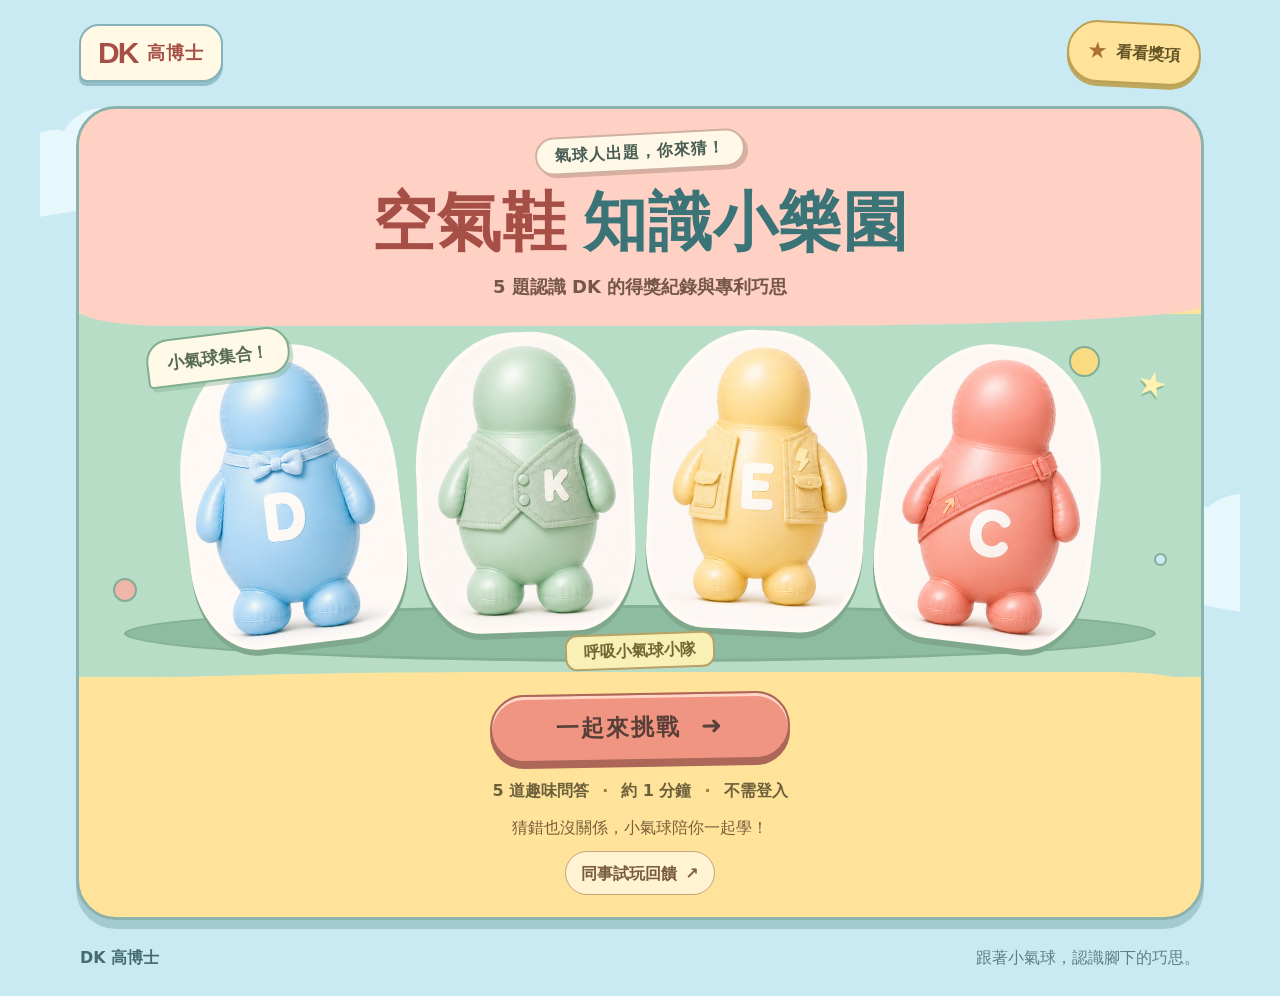
<file: index.html>
<!doctype html>
<html lang="zh-Hant">
<head>
  <meta charset="utf-8">
  <meta name="viewport" content="width=device-width, initial-scale=1">
  <meta name="color-scheme" content="light">
  <meta name="theme-color" content="#e5f5f6">
  <meta name="description" content="跟呼吸小氣球一起挑戰 5 題空氣鞋冷知識，認識 DK 高博士的得獎紀錄與底台巧思。">
  <title>跟呼吸小氣球，挑戰空氣鞋冷知識｜DK 高博士</title>
  <link rel="stylesheet" href="styles.css">
  <link rel="stylesheet" href="reactions.css">
  <script src="questions.js" defer></script>
  <script src="app.js" defer></script>
</head>
<body>
  <div class="quiz-shell" id="quiz-shell">
    <div class="sky-cloud cloud-left" aria-hidden="true"></div>
    <div class="sky-cloud cloud-right" aria-hidden="true"></div>
    <header class="site-header">
      <a class="brand" href="https://www.dk-shoes.com.tw/page/AirShoes" target="_blank" rel="noopener noreferrer" aria-label="DK 高博士空氣鞋介紹，另開視窗"><strong>DK</strong><span>高博士</span></a>
      <button class="text-button awards-trigger" type="button" data-open-awards><span aria-hidden="true">★</span> 看看獎項</button>
    </header>

    <main id="main-content">
      <section class="screen home-screen" id="home-screen" aria-labelledby="home-title">
        <div class="hero-copy">
          <p class="eyebrow">氣球人出題，你來猜！</p>
          <h1 id="home-title" tabindex="-1"><span class="title-top">空氣鞋</span><span class="title-bottom">知識小樂園</span></h1>
          <p class="hero-description">5 題認識 DK 的得獎紀錄與專利巧思</p>
        </div>
        <div class="hero-art" aria-label="D、K、E、C 呼吸小氣球小隊">
          <div class="hero-speech">小氣球集合！</div>
          <div class="stage-ground" aria-hidden="true"></div>
          <span class="play-dot dot-one" aria-hidden="true"></span>
          <span class="play-dot dot-two" aria-hidden="true"></span>
          <span class="play-dot dot-three" aria-hidden="true"></span>
          <span class="art-star" aria-hidden="true">★</span>
          <div class="crew">
            <div class="crew-member crew-d"><div class="mascot mascot-d"><img src="assets/mascot-d.png" alt="藍色 D 氣球人" width="1672" height="941" draggable="false"></div></div>
            <div class="crew-member crew-k"><div class="mascot mascot-k"><img src="assets/mascot-k.png" alt="綠色 K 氣球人" width="1692" height="929" draggable="false"></div></div>
            <div class="crew-member crew-e"><div class="mascot mascot-e"><img src="assets/mascot-e.png" alt="黃色 E 氣球人" width="1693" height="929" draggable="false"></div></div>
            <div class="crew-member crew-c"><div class="mascot mascot-c"><img src="assets/mascot-c.png" alt="珊瑚色 C 氣球人" width="1649" height="954" draggable="false"></div></div>
          </div>
          <p class="crew-caption">呼吸小氣球小隊</p>
        </div>
        <div class="hero-actions">
          <button class="button button-primary start-button" id="start-button" type="button">一起來挑戰 <span aria-hidden="true">➜</span></button>
          <div class="game-facts" aria-label="共 5 題，約 1 分鐘，不需登入"><span>5 道趣味問答</span><span>約 1 分鐘</span><span>不需登入</span></div>
        </div>
        <div class="home-bottom"><p>猜錯也沒關係，小氣球陪你一起學！</p><a class="colleague-feedback-link" href="feedback.html" target="_blank" rel="noopener">同事試玩回饋 <span aria-hidden="true">↗</span><span class="sr-only">，另開分頁</span></a></div>
      </section>

      <section class="screen question-screen" id="question-screen" aria-labelledby="question-title" hidden>
        <div class="quiz-status"><span id="question-counter">第 1 / 5 題</span><span id="score-counter">已答對 0 題</span></div>
        <div class="progress-track" role="progressbar" id="progress-bar" aria-label="答題進度" aria-valuemin="0" aria-valuemax="5" aria-valuenow="0"><div id="progress-fill"></div></div>
        <div class="question-layout">
          <aside class="host-stage" aria-label="本題主持人">
            <div class="host-speech" id="host-speech"></div>
            <div class="host-figure"><div class="mascot" id="host-mascot"><img id="host-image" src="assets/mascot-k.png" alt="K 氣球人" draggable="false"></div></div>
            <p class="host-name" id="host-name">K 小氣球</p>
          </aside>
          <div class="question-content">
            <p class="eyebrow question-category" id="question-category"></p>
            <h2 class="question-title" id="question-title" tabindex="-1"></h2>
            <p class="choose-hint" id="choose-hint">選一個答案，看看你猜對了沒。</p>
            <div class="answer-list" id="answer-list" role="group" aria-labelledby="question-title"></div>
            <div id="answer-feedback" class="answer-feedback" aria-live="polite" aria-atomic="true"></div>
            <div class="next-row"><button class="button button-primary" id="next-button" type="button" hidden>下一題 <span aria-hidden="true">→</span></button></div>
          </div>
        </div>
      </section>

      <section class="screen result-screen" id="result-screen" aria-labelledby="result-title" hidden>
        <p class="eyebrow result-eyebrow">挑戰完成 · 每一步都更懂 DK</p>
        <h2 id="result-title" tabindex="-1"></h2>
        <p class="result-intro" id="result-intro"></p>
        <div class="result-center">
          <div class="result-character"><div class="mascot mascot-d"><img src="assets/mascot-d.png" alt="D 小氣球陪你完成挑戰" width="1672" height="941" draggable="false"></div></div>
          <div class="score-medallion"><span class="score-label">本次成績</span><p><strong id="final-score">100</strong><span>分</span></p><span id="result-count">答對 5 / 5 題</span></div>
          <div class="result-character"><div class="mascot mascot-k"><img src="assets/mascot-k.png" alt="K 小氣球為你鼓勵" width="1692" height="929" draggable="false"></div></div>
        </div>
        <div class="result-actions"><a class="button button-primary" href="https://www.dk-shoes.com.tw/v2/GameModule/40931/gpc001/2026070241306" target="_blank" rel="noopener noreferrer" aria-describedby="official-activity-note">領取優惠券 <span aria-hidden="true">↗</span><span class="sr-only">，另開分頁</span></a><button class="button button-outline" id="restart-button" type="button">重新挑戰 <span aria-hidden="true">↻</span></button></div>
        <p class="official-activity-note" id="official-activity-note">官網活動需登入會員。</p>
        <button class="text-button review-toggle" id="review-toggle" type="button" aria-expanded="false" aria-controls="review-panel">看看 5 題重點 <span aria-hidden="true">＋</span></button>
        <p class="result-feedback-entry"><a class="colleague-feedback-link" href="feedback.html" target="_blank" rel="noopener">同事試玩回饋 <span aria-hidden="true">↗</span><span class="sr-only">，另開分頁</span></a></p>
        <section class="review-panel" id="review-panel" hidden aria-labelledby="review-title"><h3 id="review-title">把這 5 個小知識帶走</h3><ol class="review-list" id="review-list"></ol></section>
      </section>
    </main>
    <footer class="site-footer"><span>DK 高博士</span><span>跟著小氣球，認識腳下的巧思。</span></footer>
  </div>

  <dialog id="awards-dialog" class="awards-dialog" aria-labelledby="awards-title">
    <div class="dialog-header"><div><p class="eyebrow">DK 高博士</p><h2 id="awards-title">得獎與專利紀錄</h2></div><button class="dialog-close" id="close-awards" type="button" aria-label="關閉得獎與專利紀錄">×</button></div>
    <div class="dialog-body"><img src="assets/awards.png" alt="DK 空氣鞋得獎與專利紀錄圖卡，包含 KIDE 大會鉑金獎與金牌，以及 IIIC 鞋底透氣結構改良金牌。" width="1280" height="2263" loading="lazy" decoding="async"><p class="image-caption">DK 高博士品牌資料圖卡</p></div>
  </dialog>
  <noscript><p class="noscript">請啟用 JavaScript，即可開始氣球人問答遊戲。</p></noscript>
</body>
</html>
</file>
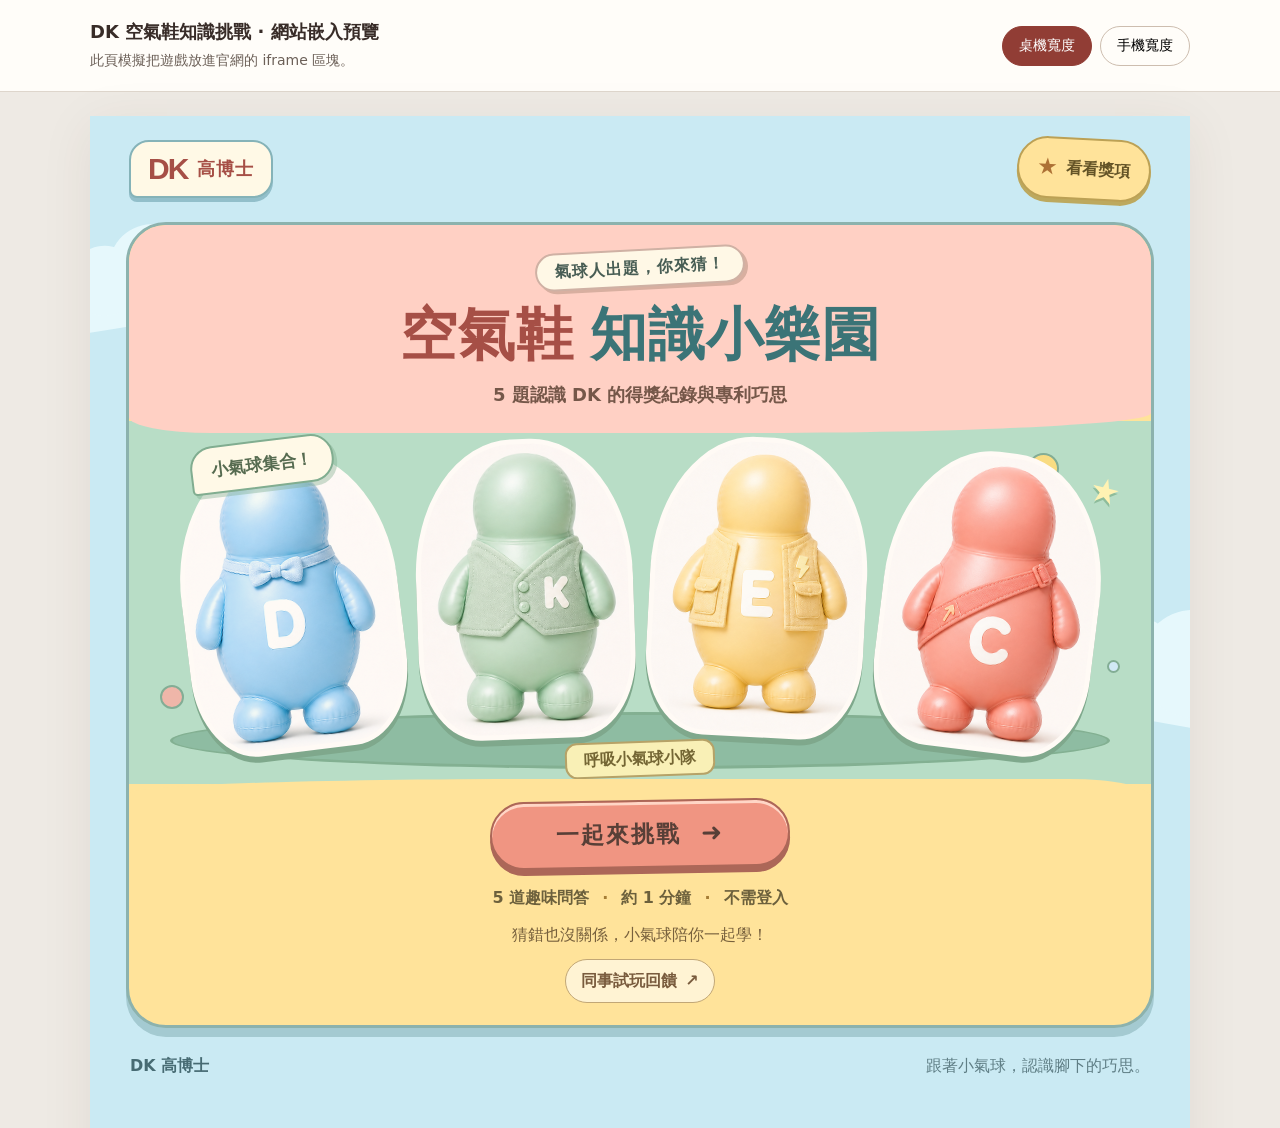
<file: embed-example.html>
<!doctype html>
<html lang="zh-Hant">
<head>
  <meta charset="utf-8">
  <meta name="viewport" content="width=device-width,initial-scale=1">
  <title>DK 空氣鞋知識挑戰｜網站嵌入預覽</title>
  <style>
    *{box-sizing:border-box}body{margin:0;background:#eeeae4;color:#382c28;font-family:system-ui,"Microsoft JhengHei",sans-serif}header{padding:20px 24px;background:#fffdf9;border-bottom:1px solid #ded6cc}header div{max-width:1100px;margin:auto;display:flex;align-items:center;justify-content:space-between;gap:16px;flex-wrap:wrap}h1{font-size:18px;margin:0 0 5px}p{font-size:14px;line-height:1.6;margin:0;color:#6c6058}nav{display:flex;gap:8px}button{font:inherit;font-size:14px;border:1px solid #cdbdaf;border-radius:999px;background:transparent;padding:10px 16px;cursor:pointer}button[aria-pressed=true]{background:#913d35;color:#fff;border-color:#913d35}button:focus-visible{outline:3px solid #e8b755;outline-offset:3px}.frame-wrap{max-width:1100px;margin:24px auto;transition:max-width .2s;background:#fffdf9;box-shadow:0 10px 50px #49332514}iframe{display:block;width:100%;height:1050px;border:0;background:#fffdf9}.frame-wrap.mobile{max-width:390px}@media(max-width:600px){header{padding:16px}.frame-wrap{margin:12px auto;width:100%}}@media(prefers-reduced-motion:reduce){.frame-wrap{transition:none}}
  </style>
</head>
<body>
  <header><div><section><h1>DK 空氣鞋知識挑戰 · 網站嵌入預覽</h1><p>此頁模擬把遊戲放進官網的 iframe 區塊。</p></section><nav aria-label="預覽寬度"><button type="button" id="wide" aria-pressed="true">桌機寬度</button><button type="button" id="narrow" aria-pressed="false">手機寬度</button></nav></div></header>
  <main class="frame-wrap" id="frame-wrap"><iframe id="dk-air-quiz" src="./index.html" title="DK 空氣鞋呼吸小氣球知識挑戰" loading="eager"></iframe></main>
  <script>
    const frame = document.getElementById('dk-air-quiz');
    const wrap = document.getElementById('frame-wrap');
    const wide = document.getElementById('wide');
    const narrow = document.getElementById('narrow');
    function resizeMode(mobile) { wrap.classList.toggle('mobile', mobile); wide.setAttribute('aria-pressed', String(!mobile)); narrow.setAttribute('aria-pressed', String(mobile)); }
    wide.addEventListener('click', () => resizeMode(false));
    narrow.addEventListener('click', () => resizeMode(true));
    window.addEventListener('message', (event) => {
      const expectedOrigin = new URL(frame.src, location.href).origin;
      if (event.source !== frame.contentWindow || event.origin !== expectedOrigin) return;
      if (event.data?.type === 'dk-air-quiz:navigate') {
        requestAnimationFrame(() => window.scrollTo({top: Math.max(0, window.scrollY + frame.getBoundingClientRect().top - 16), behavior: 'instant'}));
        return;
      }
      if (event.data?.type === 'dk-air-quiz:reveal') {
        const {top, bottom} = event.data;
        if (!Number.isFinite(top) || !Number.isFinite(bottom) || top < 0 || bottom < top || bottom > 5000) return;
        requestAnimationFrame(() => {
          const frameTop = frame.getBoundingClientRect().top;
          const delta = frameTop + bottom > innerHeight - 16 ? frameTop + bottom - innerHeight + 16 : frameTop + top < 16 ? frameTop + top - 16 : 0;
          if (delta) window.scrollBy({top: delta, behavior: matchMedia('(prefers-reduced-motion: reduce)').matches ? 'instant' : 'smooth'});
        });
        return;
      }
      if (event.data?.type !== 'dk-air-quiz:resize' || !Number.isFinite(event.data.height)) return;
      frame.style.height = Math.max(600, Math.min(2400, Math.ceil(event.data.height))) + 'px';
    });
  </script>
</body>
</html>
</file>
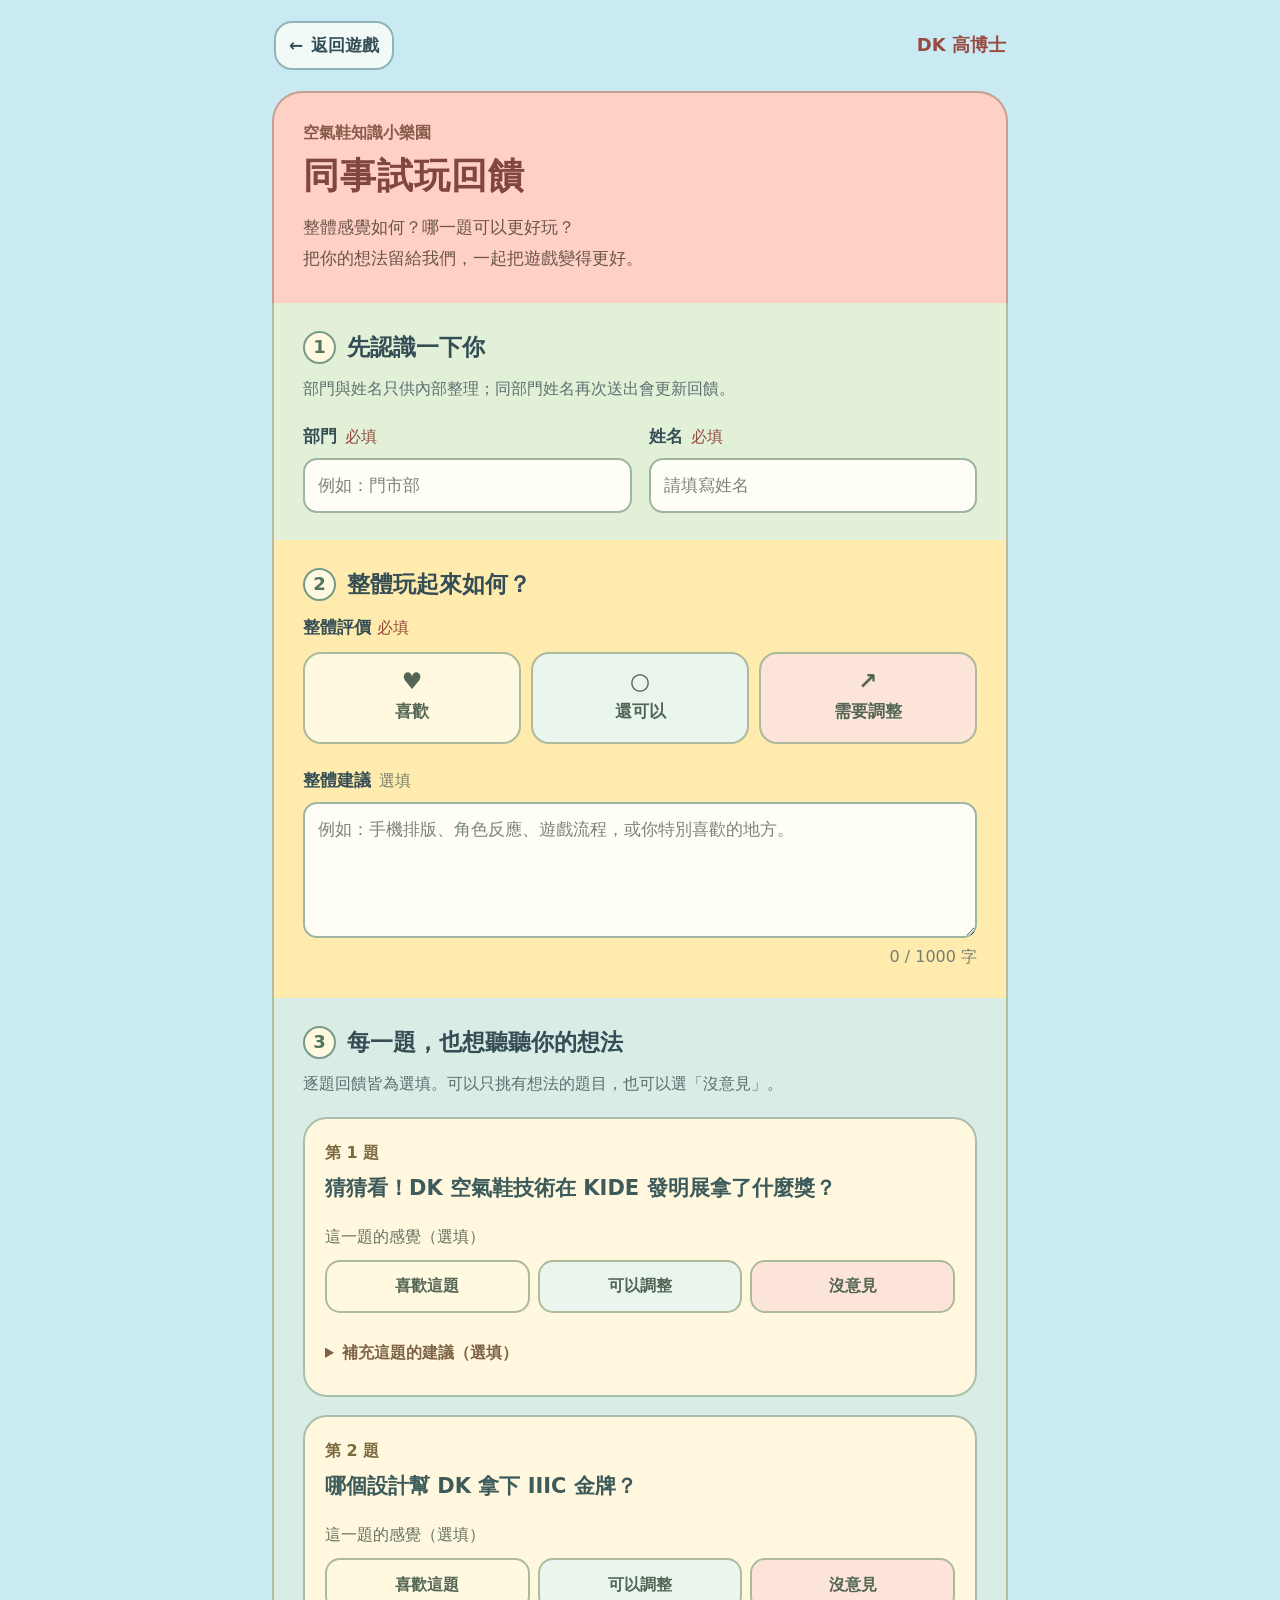
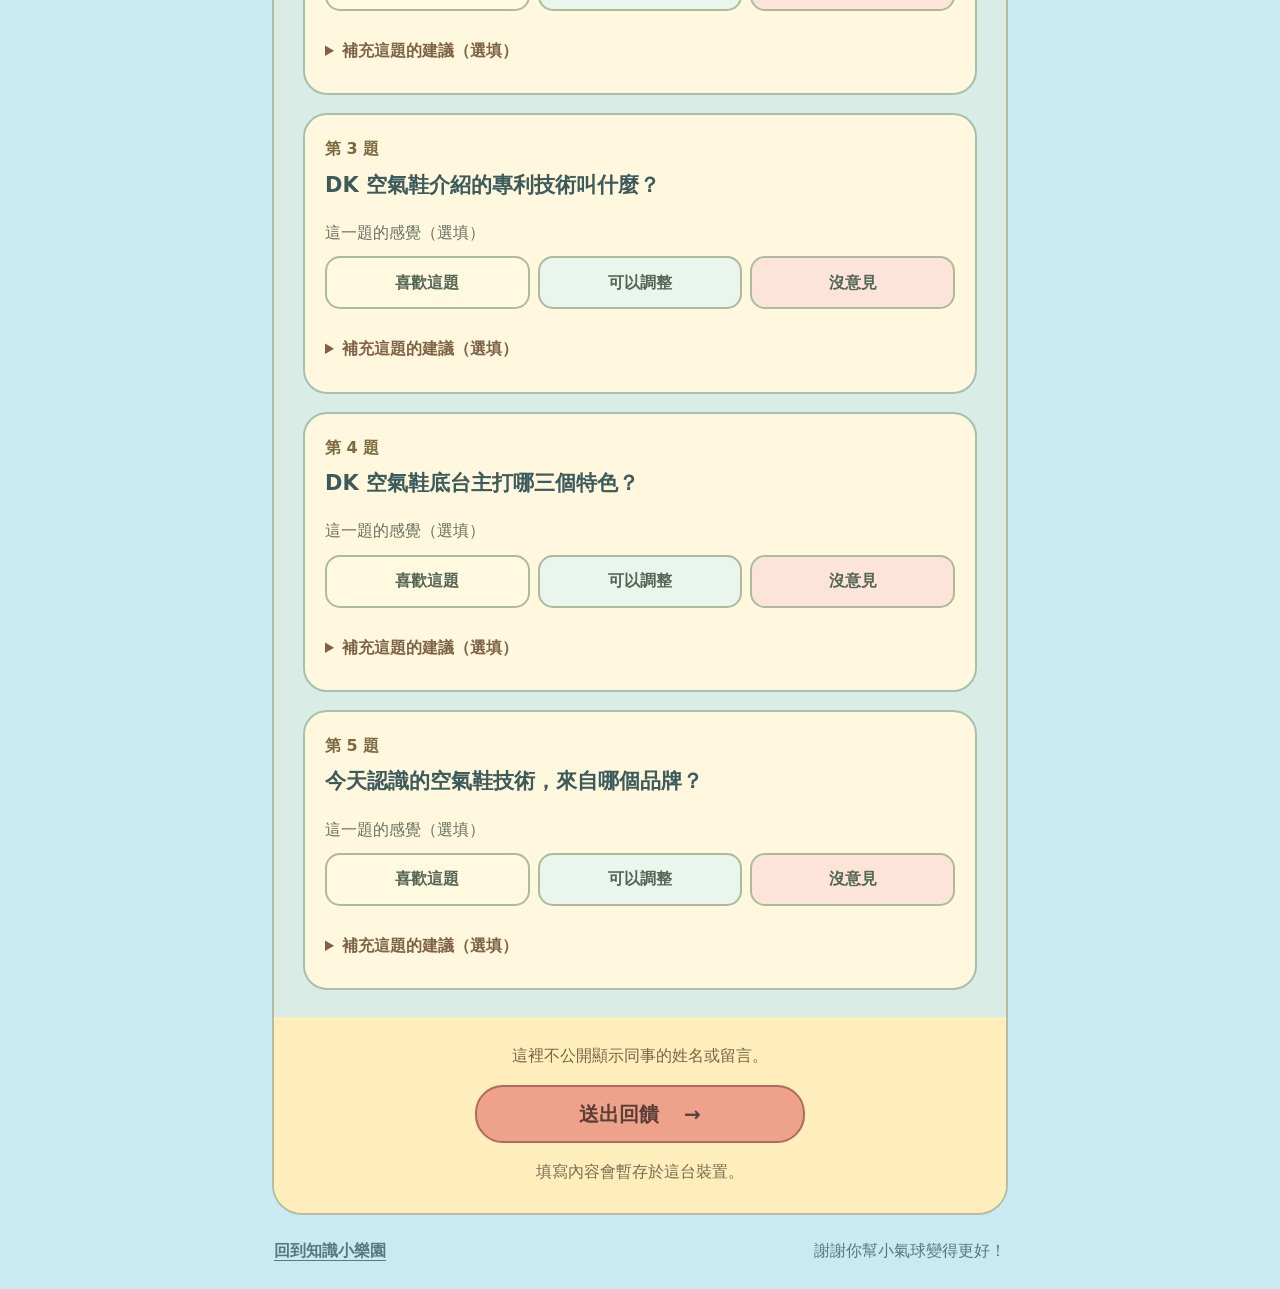
<file: feedback.html>
<!doctype html>
<html lang="zh-Hant">
<head>
  <meta charset="utf-8">
  <meta name="viewport" content="width=device-width, initial-scale=1">
  <meta name="color-scheme" content="light">
  <meta name="theme-color" content="#caeaf3">
  <meta name="robots" content="noindex, nofollow">
  <title>同事試玩回饋｜DK 空氣鞋知識小樂園</title>
  <link rel="stylesheet" href="feedback.css">
  <script src="questions.js" defer></script>
  <script src="feedback-config.js" defer></script>
  <script src="feedback.js" defer></script>
</head>
<body>
  <div class="feedback-shell" id="feedback-shell">
    <header class="page-header">
      <a class="back-link" href="index.html"><span aria-hidden="true">←</span> 返回遊戲</a>
      <span class="brand-name">DK 高博士</span>
    </header>

    <main>
      <div class="page-intro">
        <p class="intro-label">空氣鞋知識小樂園</p>
        <h1>同事試玩回饋</h1>
        <p class="intro-copy">整體感覺如何？哪一題可以更好玩？<br>把你的想法留給我們，一起把遊戲變得更好。</p>
      </div>

      <form id="feedback-form" class="feedback-form" method="post" action="feedback.html">
        <section class="form-section identity-section" aria-labelledby="identity-title">
          <div class="section-heading"><span class="section-number" aria-hidden="true">1</span><h2 id="identity-title">先認識一下你</h2></div>
          <p class="section-note">部門與姓名只供內部整理；同部門姓名再次送出會更新回饋。</p>
          <div class="identity-fields">
            <div class="field"><label for="dept">部門 <span class="required-tag">必填</span></label><input id="dept" name="dept" type="text" maxlength="40" autocomplete="organization" placeholder="例如：門市部" required></div>
            <div class="field"><label for="name">姓名 <span class="required-tag">必填</span></label><input id="name" name="name" type="text" maxlength="40" autocomplete="name" placeholder="請填寫姓名" required></div>
          </div>
        </section>

        <section class="form-section overall-section" aria-labelledby="overall-title">
          <div class="section-heading"><span class="section-number" aria-hidden="true">2</span><h2 id="overall-title">整體玩起來如何？</h2></div>
          <fieldset class="rating-fieldset"><legend>整體評價 <span class="required-tag">必填</span></legend>
            <div class="rating-options overall-options">
              <label class="rating-choice"><input type="radio" name="overall" value="喜歡" required><span><span class="choice-icon" aria-hidden="true">♥</span><span>喜歡</span></span></label>
              <label class="rating-choice"><input type="radio" name="overall" value="還可以" required><span><span class="choice-icon" aria-hidden="true">○</span><span>還可以</span></span></label>
              <label class="rating-choice"><input type="radio" name="overall" value="需要調整" required><span><span class="choice-icon" aria-hidden="true">↗</span><span>需要調整</span></span></label>
            </div>
          </fieldset>
          <div class="field overall-note-field"><label for="overall-note">整體建議 <span class="optional-tag">選填</span></label><textarea id="overall-note" name="overallNote" rows="4" maxlength="1000" placeholder="例如：手機排版、角色反應、遊戲流程，或你特別喜歡的地方。" aria-describedby="overall-note-count"></textarea><span class="character-count" id="overall-note-count">0 / 1000 字</span></div>
        </section>

        <section class="form-section questions-section" aria-labelledby="questions-title">
          <div class="section-heading"><span class="section-number" aria-hidden="true">3</span><h2 id="questions-title">每一題，也想聽聽你的想法</h2></div>
          <p class="section-note">逐題回饋皆為選填。可以只挑有想法的題目，也可以選「沒意見」。</p>
          <div id="question-feedback-list" class="question-feedback-list"></div>
        </section>

        <div class="submit-section">
          <p class="privacy-note">這裡不公開顯示同事的姓名或留言。</p>
          <p id="availability-note" class="availability-note" hidden></p>
          <button class="submit-button" id="submit-feedback" type="submit" disabled>送出回饋 <span aria-hidden="true">→</span></button>
          <p class="draft-note" id="draft-note">填寫內容會暫存於這台裝置。</p>
          <p class="submission-status" id="submission-status" role="status" aria-live="polite" tabindex="-1"></p>
        </div>
      </form>
      <noscript><p class="no-script">請啟用 JavaScript，才能顯示題目、保留草稿並送出回饋。</p></noscript>
    </main>
    <footer class="page-footer"><a href="index.html">回到知識小樂園</a><span>謝謝你幫小氣球變得更好！</span></footer>
  </div>
</body>
</html>
</file>
<file: styles.css>
:root{--paper:#fff8eb;--paper-light:#fffdf5;--sky:#caeaf3;--mint:#b8ddc6;--pink:#ffd0c4;--yellow:#ffe39a;--ink:#354e55;--muted:#536b6d;--red:#a64f46;--red-dark:#843f38;--line:#abc6c4;--gold:#bf7f2e;--green:#397052;--green-bg:#def0d1;--red-bg:#ffe0d8;--font:"Arial Rounded MT Bold","Microsoft JhengHei","PingFang TC",system-ui,sans-serif}
*{box-sizing:border-box}
html{background:var(--sky);scroll-behavior:smooth}
body{margin:0;background:var(--sky);color:var(--ink);font:500 16px/1.65 var(--font);-webkit-font-smoothing:antialiased}
button,a{-webkit-tap-highlight-color:transparent;touch-action:manipulation}
button{font:inherit;color:inherit;cursor:pointer}
button:disabled{cursor:default;opacity:1}
a{color:inherit}
button:focus-visible,a:focus-visible{outline:3px solid #2f677b;outline-offset:5px}
h1:focus,h2:focus{outline:none}
[hidden]{display:none!important}
img{display:block;max-width:100%}
h1,h2,h3,p{margin:0}
.quiz-shell{position:relative;isolation:isolate;width:min(1200px,100%);padding:0 36px;margin:0 auto;overflow:hidden}
.site-header{position:relative;z-index:3;display:flex;align-items:center;justify-content:space-between;gap:16px;padding:22px 3px}
.brand{display:inline-flex;align-items:center;gap:10px;text-decoration:none;color:var(--red);line-height:1;background:#fff9e6;border:2px solid #85b3b8;border-radius:20px 20px 20px 8px;padding:12px 17px;box-shadow:0 4px 0 #92bfca}
.brand strong{font-family:Arial,sans-serif;font-weight:900;font-size:30px;letter-spacing:-2px}
.brand>span{font-size:18px;font-weight:900;letter-spacing:1px}
.text-button{display:inline-flex;align-items:center;justify-content:center;gap:9px;padding:10px 0;background:none;border:0;text-decoration:none;font-weight:800;font-size:16px}
.awards-trigger{background:var(--yellow);border:2px solid #bca155;border-radius:40px;padding:10px 18px;box-shadow:0 4px 0 #bda95e;color:#635326;transform:rotate(3deg)}
.awards-trigger:hover{transform:rotate(0) translateY(-2px)}
.awards-trigger>span{color:#ad7135;font-size:23px}
.sky-cloud{position:absolute;z-index:-1;pointer-events:none;width:160px;height:50px;background:#eefcff;border-radius:100px;opacity:.8}
.sky-cloud:before,.sky-cloud:after{content:"";position:absolute;background:inherit;border-radius:50%;width:70px;height:70px;left:23px;top:-34px}
.sky-cloud:after{width:90px;height:90px;left:63px;top:-48px}
.cloud-left{left:-40px;top:160px;transform:rotate(-9deg)}
.cloud-right{right:-45px;top:550px;transform:rotate(10deg) scale(1.2)}
.home-screen{position:relative;border:3px solid #8cb2ad;border-radius:40px;background:var(--yellow);overflow:hidden;box-shadow:0 9px 0 #a4cad1}
.hero-copy{position:relative;text-align:center;padding:24px 22px 22px;background:var(--pink);border-radius:36px 36px 40% 8% / 36px 36px 20px 16px;z-index:2}
.eyebrow{font-size:16px;font-weight:900;letter-spacing:1px;color:var(--red)}
.hero-copy>.eyebrow{display:inline-block;color:#485d54;background:#fff8e6;border:2px solid #cfb1a4;border-radius:40px;padding:4px 18px;transform:rotate(-3deg);box-shadow:3px 3px 0 #d8afa0}
h1{display:flex;justify-content:center;align-items:center;gap:16px;flex-wrap:wrap;font-size:clamp(42px,5.2vw,64px);line-height:1.28;letter-spacing:1px;font-weight:1000;margin:11px 0 7px;color:#a64f46;-webkit-text-stroke:7px #fff8e6;paint-order:stroke fill;text-shadow:0 5px 0 #d7a897}
.title-top{display:inline-block;transform:rotate(-3deg)}
.title-bottom{display:inline-block;color:#3b7477;transform:rotate(2deg)}
.hero-description{font-size:18px;line-height:1.8;color:#755749;font-weight:700}
.hero-art{position:relative;min-width:0;height:363px;background:var(--mint);padding:12px 28px 15px;margin-top:-12px;isolation:isolate;overflow:hidden}
.stage-ground{position:absolute;left:4%;right:4%;height:57px;bottom:15px;background:#8ebca2;border:3px solid #83b092;border-radius:50%;z-index:0}
.hero-speech{position:absolute;top:19px;left:6%;z-index:3;color:#566b50;background:#fff9e7;border:2px solid #81ad90;border-radius:23px 23px 23px 5px;font-size:17px;font-weight:900;padding:8px 19px;transform:rotate(-7deg);box-shadow:3px 4px 0 #81ad9066}
.crew{position:relative;z-index:1;display:flex;align-items:flex-end;justify-content:center;gap:8px;max-width:890px;width:94%;height:100%;margin:auto;padding:13px 0 18px}
.crew-member{position:relative;width:calc(25% - 6px);min-width:0;background:#fffaf5;border:5px solid #fffaf5;border-radius:46% 46% 28% 28%;box-shadow:0 6px 0 #7fa88c;transform-origin:center 85%;animation:breathe 5s ease-in-out infinite;isolation:isolate;overflow:hidden}
.crew-d{transform:rotate(-7deg);animation-delay:-1s}
.crew-k{margin-bottom:12px;transform:rotate(-2deg);animation-delay:-2s}
.crew-e{margin-bottom:14px;transform:rotate(3deg);animation-delay:-3s}
.crew-c{transform:rotate(7deg);animation-delay:-4s}
.mascot{position:relative;width:100%;aspect-ratio:510 / 715;overflow:hidden;mix-blend-mode:darken}
.mascot img{position:absolute;max-width:none;width:327.843137%;height:auto;left:-15.686275%;top:-12.587413%;user-select:none;pointer-events:none}
.mascot-k img{width:331.764706%}.mascot-e img{width:331.960784%}.mascot-c img{width:323.333333%}
.crew-caption{position:absolute;z-index:3;bottom:7px;left:50%;transform:translateX(-50%) rotate(-2deg);border-radius:12px;background:#f9f0b6;border:2px solid #b6a267;padding:3px 17px;font-size:16px;white-space:nowrap;font-weight:900;color:#746634}
.play-dot{position:absolute;border:2px solid #83ad95;border-radius:50%;width:20px;height:20px;background:#f9dc82;z-index:0}
.dot-one{top:32px;right:9%;width:31px;height:31px}.dot-two{left:3%;bottom:75px;background:#efb6a9;width:24px;height:24px}.dot-three{right:3%;bottom:111px;width:13px;height:13px;background:#d1e9f5}
.art-star{position:absolute;top:42px;right:3%;color:#fff2b3;font-size:34px;transform:rotate(14deg);text-shadow:0 3px 0 #8ebc9b;z-index:2}
.hero-actions{position:relative;text-align:center;background:var(--yellow);padding:21px 20px 5px;border-radius:40% 8% 0 0 / 14px 18px 0 0;margin-top:-5px;z-index:3}
.button{display:inline-flex;align-items:center;justify-content:center;gap:20px;min-height:60px;border-radius:40px;padding:13px 27px;font-weight:900;font-size:18px;line-height:1.5;text-decoration:none;border:2px solid transparent;transition:transform .16s,box-shadow .16s,background .16s}
.button-primary{background:#f09582;color:#583f37;border-color:#ac6758;box-shadow:0 6px 0 #ac6758,inset 0 3px 0 #ffd6c6}
.button-primary:hover{background:#ffa38c;transform:translateY(-2px);box-shadow:0 8px 0 #ac6758,inset 0 3px 0 #ffddcb}
.button-primary:active{transform:translateY(4px);box-shadow:0 2px 0 #ac6758,inset 0 2px 0 #ffd6c6}
.button-primary>span[aria-hidden]{font-size:25px;font-weight:900}
.button-outline{background:#fff9e8;border-color:#759d9e;color:#426d70;box-shadow:0 5px 0 #8bb3b4}
.button-outline:hover{background:#e9faf6;transform:translateY(-2px);box-shadow:0 7px 0 #8bb3b4}
.start-button{min-width:300px;font-size:23px;min-height:68px;letter-spacing:2px;transform:rotate(-1deg)}
.game-facts{display:flex;justify-content:center;flex-wrap:wrap;column-gap:13px;row-gap:2px;font-size:16px;color:#6c603c;font-weight:700;margin:17px 0 0}
.game-facts>span:not(:last-child)::after{content:"·";margin-left:13px;color:#a57d35}
.home-bottom{padding:6px 18px 22px;text-align:center;font-size:16px;color:#78613d}
.site-footer{display:flex;align-items:center;justify-content:space-between;gap:16px;color:#5f7e85;font-size:16px;line-height:1.65;padding:25px 4px 24px}
.site-footer>span:first-child{font-weight:900;color:#476b73;white-space:nowrap}
.question-screen{background:#fce5a7;border:3px solid #a6b58d;border-radius:36px;box-shadow:0 8px 0 #aac9b1;padding:25px 28px 32px}
.quiz-status{display:flex;justify-content:space-between;align-items:center;gap:16px;color:#6d663f;font-size:16px;font-weight:800;margin-bottom:13px}
#question-counter{color:#4f6456;background:#fff8d8;border:2px solid #b7bc8c;padding:5px 15px;border-radius:18px;transform:rotate(-2deg)}
.progress-track{height:14px;background:#e3cf8e;border:2px solid #c4b274;border-radius:20px;overflow:hidden;box-shadow:inset 0 2px 2px #b39a5a26}
.progress-track>div{height:100%;width:0;background:#ef9982;border-right:2px solid #bd7965;border-radius:20px;transition:width .35s ease}
.question-layout{display:grid;grid-template-columns:minmax(240px,.82fr) minmax(0,1.25fr);gap:26px;margin-top:25px;align-items:start}
.host-stage{position:relative;display:flex;flex-direction:column;align-items:center;min-width:0;isolation:isolate;padding:20px 15px 19px;background:#b9dec8;border-radius:40px 40px 45% 45% / 40px 40px 26px 26px;border:2px solid #8fba9f;min-height:460px}
.host-stage::before{content:"";position:absolute;bottom:45px;left:8%;width:84%;height:40px;background:#84b79d;border-radius:50%;z-index:-1}
.host-speech{position:relative;background:#fff9de;border:2px solid #86aa8d;border-radius:24px 24px 24px 7px;padding:14px 17px;font-size:17px;font-weight:800;line-height:1.7;width:100%;max-width:300px;min-height:86px;box-shadow:3px 4px 0 #8fba9f;z-index:2;transform:rotate(-2deg)}
.host-speech::after{content:"";position:absolute;bottom:-9px;left:48%;width:16px;height:16px;background:inherit;border-right:2px solid #86aa8d;border-bottom:2px solid #86aa8d;transform:rotate(45deg)}
.host-figure{width:230px;max-width:92%;margin:24px 0 0;background:#fffaf5;border:5px solid #fffaf5;border-radius:46% 46% 28% 28%;box-shadow:0 4px 0 #7fa88c;animation:arrive .4s ease-out;isolation:isolate}
.host-figure>.mascot{border-radius:46% 46% 28% 28%}
.host-name{position:relative;z-index:2;font-size:16px;color:#536d4c;font-weight:900;letter-spacing:1px;margin-top:13px;background:#f8ecc2;border:2px solid #9fac79;border-radius:14px;padding:2px 16px;transform:rotate(2deg)}
.question-content{min-width:0;background:#fff6d4;border:2px solid #d8c58b;border-radius:28px;padding:25px 25px 26px}
.question-category{display:inline-block;font-size:16px;letter-spacing:0;color:#805d3e;margin-bottom:13px;background:#ffdfb3;padding:3px 12px;border-radius:12px;transform:rotate(-1deg)}
.question-title{font-size:clamp(24px,2.4vw,30px);line-height:1.55;letter-spacing:0;font-weight:900;color:#3d5759}
.choose-hint{font-size:16px;color:#786e4b;margin:14px 0 18px}
.answer-list{display:grid;gap:14px}
.answer-button{position:relative;display:flex;align-items:center;gap:13px;padding:12px 16px;min-height:68px;width:100%;background:#fffdf1;border:2px solid #adbdb0;border-radius:24px;text-align:left;font-size:18px;font-weight:800;line-height:1.6;box-shadow:0 4px 0 #adbdb0;transition:transform .16s,box-shadow .16s,background .16s}
.answer-button:not(:disabled):hover{background:#eaf6f2;transform:translateY(-2px);box-shadow:0 6px 0 #89a99e}
.answer-button:not(:disabled):active{transform:translateY(3px);box-shadow:0 1px 0 #89a99e}
.answer-letter{display:flex;align-items:center;justify-content:center;width:37px;height:37px;flex:0 0 37px;border:2px solid #e1bd66;border-radius:45% 47% 40% 43%;background:#ffe29a;font-size:18px;font-weight:900;color:#725a30;transform:rotate(-5deg)}
.answer-button:nth-child(2) .answer-letter{background:#c7e6f0;border-color:#8cb8c7;color:#436f7e;transform:rotate(5deg)}
.answer-button:nth-child(3) .answer-letter{background:#cde8c7;border-color:#9ebc90;color:#54734b;transform:rotate(-4deg)}
.answer-label{min-width:0;flex:1}.answer-mark{font-size:16px;white-space:nowrap;font-weight:900}
.answer-button.is-correct{border-color:#63956d;background:#d9eecb;color:#356142;box-shadow:0 4px 0 #63956d}
.answer-button.is-correct .answer-letter{background:#63956d;border-color:#63956d;color:white}
.answer-button.is-wrong{border-color:#be8172;background:#faddcc;color:#9e5143;box-shadow:0 4px 0 #be8172}
.answer-button.is-wrong .answer-letter{background:#bd7868;border-color:#bd7868;color:white}
.answer-button.is-muted{color:#7c806b;background:#f2edd9;border-color:#c4c6a6;box-shadow:0 4px 0 #c4c6a6}
.answer-feedback:not(:empty){margin-top:23px;background:#fff9e9;border-radius:23px;padding:15px;animation:arrive .25s ease-out}
.feedback-title{font-size:19px;font-weight:900;color:var(--red);margin-bottom:5px}
.feedback-explanation{color:#657169;font-size:16px;line-height:1.8}
.feedback-correct{color:var(--ink);font-weight:800;margin-bottom:5px;font-size:16px}
.next-row{display:flex;justify-content:flex-end;margin-top:23px}.next-row:has(button[hidden]){margin:0}#next-button{min-width:172px}
.result-screen{text-align:center;padding:31px 30px 30px;background:#ffd5c7;border:3px solid #c6978c;border-radius:38px;box-shadow:0 8px 0 #cfa99b}
.result-eyebrow{display:inline-block;color:#806345;background:#ffecaf;border:2px solid #c4ae6d;border-radius:15px;transform:rotate(-2deg);padding:4px 14px;margin-bottom:17px}
.result-screen h2{font-size:clamp(32px,3.6vw,48px);font-weight:1000;line-height:1.4;color:#a65a4b;letter-spacing:1px;-webkit-text-stroke:5px #fff6de;paint-order:stroke fill;text-shadow:0 4px 0 #d7a797}
.result-intro{font-size:17px;color:#795b4f;margin-top:13px}
.result-center{display:flex;justify-content:center;align-items:center;gap:20px;margin:27px auto 29px;max-width:750px;background:#c3e5d2;border:3px solid #9bc6aa;border-radius:45% 45% 28% 28% / 35px 35px 35px 35px;padding:24px 20px;position:relative}
.result-character{width:160px;flex:0 1 160px;min-width:0;background:#fffaf5;border:5px solid #fffaf5;border-radius:46% 46% 28% 28%;box-shadow:0 5px 0 #93bba0;isolation:isolate;overflow:hidden}
.result-character:first-child{transform:rotate(-9deg)}.result-character:last-child{transform:rotate(9deg)}
.score-medallion{border:4px solid #c39d4d;border-radius:45%;width:224px;height:224px;flex:0 0 224px;display:flex;flex-direction:column;justify-content:center;position:relative;background:#ffe59b;box-shadow:0 7px 0 #bd9f57,inset 0 0 0 7px #fff0bb;transform:rotate(-3deg)}
.score-medallion::before{content:"★";position:absolute;right:-19px;top:-18px;color:#e99b77;font-size:45px;-webkit-text-stroke:3px #fff8df;paint-order:stroke fill;text-shadow:0 3px 0 #a17c59;transform:rotate(13deg)}
.score-label{font-size:16px;font-weight:900;letter-spacing:2px;color:#836a32}
.score-medallion p{display:flex;justify-content:center;align-items:baseline;gap:6px;margin:-5px 0 -4px;color:#926038}
.score-medallion strong{font-size:82px;line-height:1.3;letter-spacing:-5px;font-family:var(--font);font-weight:1000}
.score-medallion p>span{font-size:18px;font-weight:900}#result-count{font-size:16px;color:#7c6939;font-weight:700}
.result-actions{display:flex;flex-wrap:wrap;gap:15px;justify-content:center}.review-toggle{margin-top:21px;color:#815a46}.review-toggle>span{font-size:23px;line-height:1}
.review-panel{text-align:left;max-width:790px;margin:20px auto 0;background:#fff0c8;border:2px solid #cdb479;border-radius:26px;padding:22px}
.review-panel h3{font-size:24px;margin-bottom:8px;color:#7b633f}.review-list{list-style:none;counter-reset:review;padding:0;margin:0}
.review-list>li{counter-increment:review;display:grid;grid-template-columns:32px 1fr;gap:13px;padding:16px 0;border-bottom:2px dashed #d4c18d;font-size:16px;color:#756b4e}.review-list>li:last-child{border:0;padding-bottom:0}
.review-list>li::before{content:counter(review);font-size:18px;color:#7c673b;font-weight:900;background:#f8d888;border:2px solid #c4ae69;border-radius:50%;width:30px;height:30px;display:flex;align-items:center;justify-content:center}
.review-item-title{font-size:18px;font-weight:900;color:#53685c;margin-bottom:4px}.review-result{display:inline-block;margin-top:5px;color:#95704d;font-size:16px;font-weight:800}
.awards-dialog{width:min(760px,calc(100% - 32px));max-height:86vh;max-height:86dvh;padding:0;border:3px solid #b79e6c;border-radius:29px;background:#fff0bd;color:var(--ink);box-shadow:0 10px 0 #877d5e55,0 25px 80px #354e5566;overflow:auto}
.awards-dialog::backdrop{background:#254e6699}.dialog-header{position:sticky;top:0;z-index:2;display:flex;align-items:center;justify-content:space-between;gap:16px;padding:18px 23px;background:#ffe5a0;border-bottom:3px solid #d1b77c}.dialog-header .eyebrow{font-size:16px;margin-bottom:2px;color:#937044}.dialog-header h2{font-size:25px;line-height:1.5;color:#6e6540}
.dialog-close{display:flex;align-items:center;justify-content:center;border:2px solid #b67e64;border-radius:50%;background:#f6b19a;width:44px;height:44px;flex:0 0 44px;font-size:30px;line-height:1;box-shadow:0 3px 0 #b67e64}.dialog-close:hover{background:#ffd0b6}.dialog-body{padding:20px}.dialog-body img{width:100%;height:auto;border-radius:10px}.image-caption{font-size:16px;color:#877451;text-align:center;margin:13px 0 0}
.sr-only{position:absolute;width:1px;height:1px;padding:0;margin:-1px;overflow:hidden;clip:rect(0,0,0,0);white-space:nowrap;border:0}.noscript{padding:18px;text-align:center;background:#ffe2a6;color:var(--red)}
@keyframes breathe{0%,100%{translate:0 0}50%{translate:0 -7px}}
@keyframes arrive{from{opacity:0;transform:translateY(8px)}to{opacity:1;transform:translateY(0)}}
@media(max-width:950px){.quiz-shell{padding:0 25px}.hero-art{height:310px}.crew{width:96%;padding-bottom:22px}.hero-speech{top:21px;font-size:16px}.question-screen{padding:23px 21px 28px}.question-layout{grid-template-columns:minmax(210px,.75fr) minmax(0,1.25fr);gap:19px}.host-stage{padding:16px 11px;min-height:410px}.host-speech{padding:13px;font-size:16px}.host-figure{width:210px}.question-content{padding:21px 19px}.question-title{font-size:25px}.answer-button{font-size:17px;padding:12px}.answer-mark{font-size:16px}.result-center{gap:16px}}
@media(max-width:700px){.quiz-shell{padding:0 15px}.site-header{padding:16px 1px 19px;gap:12px}.brand{padding:10px 12px;gap:8px;border-radius:17px 17px 17px 7px}.brand strong{font-size:28px}.brand>span{font-size:16px}.awards-trigger{padding:7px 12px;font-size:16px;gap:6px}.awards-trigger>span{font-size:20px}.home-screen{border-radius:29px}.hero-copy{padding:18px 12px 17px;border-radius:25px 25px 36% 8% / 25px 25px 13px 12px}.hero-copy>.eyebrow{font-size:16px;padding:3px 13px;letter-spacing:0}h1{font-size:clamp(34px,7.4vw,48px);gap:3px 9px;line-height:1.35;margin:10px 0 6px;-webkit-text-stroke:5px #fff8e6;letter-spacing:0}.hero-description{font-size:16px;line-height:1.75;max-width:310px;margin:auto}.hero-art{height:208px;padding:7px 8px 13px;margin-top:-7px}.crew{width:95%;gap:3px;padding:16px 0 25px}.crew-member{width:calc(25% - 2.25px);border-width:3px;box-shadow:0 4px 0 #7fa88c}.crew-k{margin-bottom:8px}.crew-e{margin-bottom:9px}.hero-speech{top:13px;left:7%;padding:3px 11px;font-size:16px;border-radius:14px 14px 14px 3px;box-shadow:2px 2px 0 #81ad9066}.crew-caption{font-size:16px;bottom:8px;padding:1px 10px;border-radius:9px}.stage-ground{bottom:17px;height:31px;border-width:2px}.dot-one{width:20px;height:20px;top:20px;right:14%}.dot-two{width:16px;height:16px;bottom:69px;left:2%}.dot-three{bottom:92px;right:2%;width:10px;height:10px}.art-star{font-size:22px;top:31px;right:5%}.hero-actions{padding:17px 13px 4px}.start-button{min-width:240px;min-height:61px;font-size:22px;padding:11px 22px}.game-facts{font-size:16px;column-gap:9px;margin-top:16px}.game-facts>span:not(:last-child)::after{margin-left:9px}.home-bottom{font-size:16px;padding:5px 14px 19px}.site-footer{padding:22px 2px 21px;font-size:16px;gap:10px;align-items:flex-start}.site-footer>span:last-child{text-align:right;max-width:220px}.question-screen{border-radius:27px;padding:18px 14px 24px}.quiz-status{font-size:16px;gap:9px;margin-bottom:13px}#question-counter{padding:3px 10px;border-radius:12px}.progress-track{height:12px}.question-layout{display:flex;flex-direction:column;gap:18px;margin-top:19px}.host-stage{display:grid;grid-template-columns:104px 1fr;grid-template-rows:auto;align-items:center;gap:0 12px;width:100%;padding:13px 13px 13px 10px;border-radius:26px;min-height:0}.host-stage::before{width:100px;left:10px;bottom:11px;height:19px}.host-figure{grid-column:1;grid-row:1;width:104px;max-width:100%;margin:0;border-width:3px}.host-speech{grid-column:2;grid-row:1;max-width:none;min-height:0;font-size:16px;padding:11px 12px;border-radius:19px 19px 19px 4px;box-shadow:2px 3px 0 #8fba9f}.host-speech::after{left:-8px;bottom:auto;top:calc(50% - 8px);border-bottom:2px solid #86aa8d;border-left:2px solid #86aa8d;border-right:0;transform:rotate(45deg)}.host-name{display:none}.question-content{padding:18px 15px 22px;width:100%;border-radius:23px}.question-category{font-size:16px;padding:3px 9px;margin-bottom:12px}.question-title{font-size:24px;line-height:1.55}.choose-hint{font-size:16px;margin:13px 0 17px}.answer-list{gap:13px}.answer-button{font-size:17px;padding:12px 11px;gap:10px;min-height:66px;border-radius:22px}.answer-letter{width:32px;height:32px;flex-basis:32px;font-size:17px}.answer-mark{font-size:16px;white-space:normal;max-width:34px;line-height:1.3}.answer-feedback:not(:empty){margin-top:20px;padding:13px}.feedback-title{font-size:19px}.next-row{margin-top:21px}#next-button{width:100%;min-height:58px}.result-screen{padding:25px 14px 26px;border-radius:27px}.result-eyebrow{font-size:16px;padding:4px 10px;letter-spacing:0;max-width:100%}.result-screen h2{font-size:34px;letter-spacing:0;-webkit-text-stroke:4px #fff6de}.result-intro{font-size:16px;max-width:360px;margin:13px auto 0}.result-center{gap:6px;margin:23px auto 24px;padding:20px 8px;border-width:2px;border-radius:28px}.result-character{flex-basis:85px;width:85px;border-width:3px;box-shadow:0 3px 0 #93bba0}.score-medallion{width:162px;height:162px;flex-basis:162px;border-width:3px;box-shadow:0 5px 0 #bd9f57,inset 0 0 0 5px #fff0bb}.score-medallion strong{font-size:61px;letter-spacing:-3px}.score-label{font-size:16px;letter-spacing:0}.score-medallion p{margin:-3px 0 -3px}.score-medallion::before{right:-14px;top:-18px;font-size:33px}#result-count{font-size:16px}.result-actions{gap:14px}.result-actions .button{font-size:17px;gap:13px;padding:12px 18px;min-height:56px}.review-toggle{margin-top:23px;font-size:16px}.review-panel{padding:19px 15px;margin-top:17px;border-radius:23px}.review-panel h3{font-size:22px}.review-list>li{grid-template-columns:28px 1fr;gap:10px}.review-item-title{font-size:17px}.review-list>li::before{width:27px;height:27px;font-size:16px}.dialog-header{padding:16px}.dialog-header h2{font-size:22px}.dialog-body{padding:12px}.awards-dialog{width:calc(100% - 24px);border-radius:25px}}
@media(max-width:400px){.hero-art{height:187px}.hero-copy{padding-top:17px}h1{gap:0;font-size:35px}.title-top,.title-bottom{display:block;width:100%}.hero-description{max-width:260px}.hero-copy>.eyebrow{font-size:16px}.game-facts{font-size:16px;gap:0 7px}.game-facts>span:not(:last-child)::after{margin-left:7px}.game-facts>span:last-child{width:100%}.game-facts>span:nth-child(2)::after{display:none}.home-bottom{font-size:16px}.site-footer{font-size:16px}.site-footer>span:last-child{max-width:190px}.host-stage{grid-template-columns:88px 1fr;gap:10px;padding:12px 10px}.host-figure{width:88px}.host-stage::before{width:88px;left:10px}.host-speech{font-size:16px;padding:10px}.question-screen{padding:16px 10px 22px}.question-content{padding:16px 12px 20px}.question-title{font-size:23px}.answer-button{font-size:16px;padding:11px 9px;gap:8px}.answer-letter{width:29px;height:29px;flex-basis:29px;font-size:16px}.answer-mark{font-size:16px;max-width:32px}.score-medallion{width:146px;height:146px;flex-basis:146px}.score-medallion strong{font-size:54px}.result-center{padding:19px 3px;gap:2px}.result-screen h2{font-size:30px}.result-actions{flex-direction:column}.result-actions .button{width:100%}}
@media(max-width:340px){.quiz-shell{padding:0 10px}.site-header{gap:9px}.brand{padding:9px 10px;gap:7px}.brand strong{font-size:26px}.brand>span{font-size:16px}.awards-trigger{padding:6px 9px;gap:5px}.hero-art{height:177px}.start-button{min-width:220px}.home-bottom{padding-left:9px;padding-right:9px}.host-stage{grid-template-columns:74px 1fr;gap:8px}.host-figure{width:74px}.host-speech{padding:9px;font-size:16px}.host-stage::before{width:74px}.question-content{padding:15px 10px 19px}.question-category{padding:3px 6px}.question-title{font-size:22px}.result-screen{padding-left:10px;padding-right:10px}.score-medallion{width:136px;height:136px;flex-basis:136px}.score-medallion strong{font-size:49px}.score-label,#result-count{font-size:16px}.site-footer>span:last-child{max-width:178px}}
@media(max-width:700px){.host-stage{grid-template-columns:70px 1fr;padding:9px 10px;gap:12px}.host-figure{width:70px}.host-stage::before{width:70px;bottom:8px}.host-speech{padding:9px 10px}.question-layout{gap:13px;margin-top:15px}.question-category{margin-bottom:8px}.question-content{padding-top:14px}.choose-hint{margin-top:10px;margin-bottom:14px}}
@media(max-width:340px){.host-stage{grid-template-columns:62px 1fr;gap:10px}.host-figure{width:62px}.host-stage::before{width:62px}.host-speech{padding:8px}.question-screen{padding-left:8px;padding-right:8px}}
/* Keep Chinese headings crisp on small phone screens. */
h1,.result-screen h2{-webkit-text-stroke:0;text-shadow:none;paint-order:normal;font-weight:900}
.title-top,.title-bottom{transform:none}
.colleague-feedback-link{display:inline-flex;align-items:center;justify-content:center;gap:8px;min-height:44px;margin-top:10px;padding:7px 15px;border:1px solid #c2a776;border-radius:22px;background:#fff3d3;color:#795b3d;font-size:16px;font-weight:800;text-decoration:none;line-height:1.6}
.colleague-feedback-link:hover{background:#fff8e5;border-color:#977d53}
.result-feedback-entry{margin-top:0}.result-feedback-entry .colleague-feedback-link{margin-top:3px}
.official-activity-note{margin:17px auto 0;max-width:620px;color:#795b4f;font-size:16px;line-height:1.75;text-align:center}
@media(prefers-reduced-motion:reduce){html{scroll-behavior:auto}*,*::before,*::after{animation:none!important;transition:none!important;scroll-behavior:auto!important}}
</file>
<file: reactions.css>
/* Answer reactions: original faceless balloon characters react through body motion. */
.host-figure,.reaction-figure{position:relative;transform-origin:50% 88%}
.host-stage[data-reaction="correct"] .host-figure,.reaction-note[data-reaction="correct"] .reaction-figure{animation:balloon-cheer 1.75s ease-in-out both}
.host-stage[data-reaction="wrong"] .host-figure,.reaction-note[data-reaction="wrong"] .reaction-figure{animation:balloon-oops 1.55s ease-in-out both}
.host-stage[data-reaction="correct"] .host-speech{background:#e7f6d5;border-color:#72a34d}
.host-stage[data-reaction="wrong"] .host-speech{background:#fff1cf;border-color:#d2a04c}
.host-stage[data-reaction="correct"] .host-figure::after,.reaction-note[data-reaction="correct"] .reaction-figure::after{content:"★";position:absolute;top:2%;right:-9%;color:#ffc536;font-size:34px;text-shadow:-68px 19px 0 #e7a1b5,4px 49px 0 #83cdb9;animation:balloon-stars 1.75s ease-out both;pointer-events:none}
.host-stage[data-reaction="wrong"] .host-figure::after,.reaction-note[data-reaction="wrong"] .reaction-figure::after{content:"";position:absolute;top:10%;right:8%;width:14px;height:22px;background:#8acbe2;border:2px solid #5b9eb7;border-radius:80% 15% 65% 65%;transform:rotate(-25deg);animation:balloon-drop 1.55s ease-out both;pointer-events:none}
.reaction-note{display:flex;align-items:center;gap:15px;padding:13px 16px 9px;border-radius:23px;background:#f0f8e7;margin-bottom:13px;min-height:115px}
.reaction-note[data-reaction="wrong"]{background:#fff3d4}
.reaction-figure{flex:0 0 65px;width:65px;isolation:isolate;background:#fffaf5;border:2px solid #fffaf5;border-radius:45% 45% 27% 27%;box-shadow:0 3px 0 #65987633}
.reaction-figure .mascot{border-radius:inherit}
.reaction-copy{min-width:0;flex:1}
.reaction-note .feedback-title{font-size:20px;line-height:1.5;color:#426f3f;margin:0 0 4px;font-weight:900}
.reaction-note[data-reaction="wrong"] .feedback-title{color:#876023}
.reaction-speech{font-size:16px;line-height:1.7;color:#536471;margin:0}
.answer-feedback:not(:empty){border:0;padding:0;margin-top:18px}
.feedback-correct,.feedback-explanation{padding:0 7px}
.reaction-note[data-reaction="correct"] .reaction-figure::after{font-size:22px;text-shadow:-43px 15px 0 #e7a1b5,2px 38px 0 #83cdb9}
.reaction-note[data-reaction="wrong"] .reaction-figure::after{width:9px;height:15px;border-width:1px}
@keyframes balloon-cheer{0%{transform:translateY(0) scale(1)}12%{transform:translateY(4px) scale(1.12,.86)}29%{transform:translateY(-25px) rotate(-10deg) scale(.94,1.06)}43%{transform:translateY(1px) scale(1.08,.91)}61%{transform:translateY(-18px) rotate(9deg)}76%{transform:translateY(2px) scale(1.06,.94)}100%{transform:translateY(0) rotate(-5deg)}}
@keyframes balloon-oops{0%{transform:scale(1)}20%{transform:translateY(7px) scale(1.1,.82) rotate(-8deg)}38%{transform:translateY(5px) scale(1.07,.87) rotate(7deg)}55%{transform:translateY(4px) scale(1.05,.91) rotate(-5deg)}73%{transform:scale(.98,1.02) rotate(3deg)}100%{transform:scale(1) rotate(4deg)}}
@keyframes balloon-stars{0%{opacity:0;transform:scale(.4) rotate(-25deg)}25%{opacity:1;transform:scale(1.2) rotate(10deg)}55%{transform:scale(.85) rotate(-7deg)}80%,100%{opacity:1;transform:scale(1) rotate(0)}}
@keyframes balloon-drop{0%,12%{opacity:0;translate:0 -12px}35%{opacity:1;translate:0 0}65%{translate:2px 7px}100%{opacity:1;translate:0 3px}}
@media(max-width:370px){.reaction-note{padding:12px;gap:11px}.reaction-figure{width:54px;flex-basis:54px}.reaction-note .feedback-title{font-size:18px}}
@media(max-width:700px){.answer-mark{max-width:none;white-space:nowrap;flex-shrink:0}.host-stage[data-reaction="correct"] .host-figure::after{font-size:22px;text-shadow:-43px 15px 0 #e7a1b5,2px 38px 0 #83cdb9}.host-stage[data-reaction="wrong"] .host-figure::after{width:9px;height:15px;border-width:1px}}
@media(prefers-reduced-motion:reduce){.host-figure,.reaction-figure,.host-figure::after,.reaction-figure::after{animation:none!important}}
</file>
<file: feedback.css>
:root{--sky:#caeaf3;--pink:#ffd0c4;--yellow:#ffe39a;--mint:#c6e6d2;--paper:#fff9e9;--ink:#354e55;--muted:#5b706f;--line:#a9c3ba;--red:#984b40;--font:"Microsoft JhengHei","PingFang TC",system-ui,sans-serif}
*{box-sizing:border-box}
html{background:var(--sky)}
body{margin:0;background:var(--sky);color:var(--ink);font:500 16px/1.7 var(--font);-webkit-font-smoothing:antialiased}
h1,h2,h3,p{margin:0}button,input,textarea{font:inherit}button,a,input,textarea,summary{-webkit-tap-highlight-color:transparent}a,button,input,summary{touch-action:manipulation}a{color:inherit}button{cursor:pointer}button:disabled{cursor:default;opacity:.65}[hidden]{display:none!important}
a:focus-visible,button:focus-visible,input:focus-visible,textarea:focus-visible,summary:focus-visible{outline:3px solid #236784;outline-offset:4px}
.feedback-shell{width:min(780px,100%);margin:0 auto;padding:0 22px 24px}
.page-header{display:flex;align-items:center;justify-content:space-between;gap:14px;padding:21px 2px}
.back-link{display:inline-flex;align-items:center;gap:8px;font-size:17px;font-weight:800;text-decoration:none;padding:8px 13px;border:2px solid #8fb5b8;border-radius:18px;background:#f1faf7;min-height:46px}
.back-link:hover{background:#fff9e9}.brand-name{font-weight:900;color:var(--red);font-size:18px;white-space:nowrap}
.page-intro{background:var(--pink);padding:26px 29px 29px;border-radius:30px 30px 0 0;border:2px solid #c6a092;border-bottom:0}
.intro-label{font-size:16px;font-weight:800;color:#865b4b;margin-bottom:5px}
h1{font-size:36px;line-height:1.4;letter-spacing:1px;font-weight:900;color:#81463e}
.intro-copy{margin-top:11px;font-size:17px;line-height:1.8;color:#6b544a}
.feedback-form{background:var(--paper);border:2px solid #b5bc9f;border-top:0;border-radius:0 0 30px 30px;overflow:hidden}
.form-section{padding:27px 29px}.identity-section{background:#e2f0d8}.overall-section{background:#ffebae}.questions-section{background:#d9ece6}
.section-heading{display:flex;align-items:flex-start;gap:11px;margin-bottom:10px}.section-heading h2{font-size:23px;font-weight:900;line-height:1.55;flex:1}
.section-number{display:flex;align-items:center;justify-content:center;flex:0 0 33px;width:33px;height:33px;margin-top:1px;border:2px solid #779a89;background:#fff9df;border-radius:50%;color:#527460;font-weight:900;font-size:18px}
.section-note{font-size:16px;color:var(--muted);line-height:1.8;margin-bottom:18px}
.identity-fields{display:grid;grid-template-columns:1fr 1fr;gap:17px}.field{min-width:0}.field>label{display:flex;align-items:center;gap:8px;font-weight:800;font-size:17px;margin-bottom:7px}
.required-tag,.optional-tag{font-weight:500;font-size:16px}.required-tag{color:#934c3d}.optional-tag{color:#75816e}
input[type="text"],textarea{display:block;width:100%;border:2px solid #9fb5a2;border-radius:14px;background:#fffef6;color:var(--ink);padding:12px 13px;font-size:17px;line-height:1.6;min-height:51px}
textarea{resize:vertical;min-height:116px;max-height:500px}input::placeholder,textarea::placeholder{color:#7b847a;opacity:1}
.rating-fieldset{padding:0;margin:0;border:0;min-width:0}.rating-fieldset legend{padding:0;margin:0 0 10px;font-size:17px;font-weight:800}
.rating-options{display:grid;grid-template-columns:repeat(3,minmax(0,1fr));gap:10px}
.rating-choice{display:block;position:relative;min-width:0;cursor:pointer}
.rating-choice>input{position:absolute;opacity:0;width:1px;height:1px;left:50%;bottom:0;margin:0}
.rating-choice>span{display:flex;align-items:center;justify-content:center;gap:9px;min-height:58px;padding:12px 8px;border:2px solid #adba9e;border-radius:18px;background:#fff9df;color:#536555;font-size:17px;font-weight:800;line-height:1.5;text-align:center}
.rating-choice:nth-child(2)>span{background:#eaf5ee}.rating-choice:nth-child(3)>span{background:#fce5d8}
.rating-choice>input:checked+span{border-color:#507764;background:#527d6d;color:white}
.rating-choice>input:checked+span::after{content:"✓";font-weight:900}
.rating-choice>input:focus-visible+span{outline:3px solid #236784;outline-offset:4px}
.choice-icon{font-size:23px;line-height:1;font-weight:900}.overall-options .rating-choice>span{flex-direction:column;gap:6px;min-height:92px}.overall-options .rating-choice>input:checked+span::after{content:none}.overall-options .rating-choice>input:checked+span .choice-icon::after{content:" ✓";font-size:16px}
.overall-note-field{margin-top:22px}.character-count{display:block;text-align:right;color:#74806d;font-size:16px;margin-top:5px}
.question-feedback-list{display:grid;gap:18px}.question-block{padding:20px;background:#fff8df;border:2px solid #a8bfac;border-radius:24px}
.question-label{font-size:16px;font-weight:800;color:#7b693f;margin-bottom:5px}.question-title{font-size:21px;font-weight:900;line-height:1.65;color:#3e5b5b;margin-bottom:17px}
.question-rating-label{font-size:16px!important;color:#65715f;font-weight:500!important}.question-block .rating-options{gap:8px}.question-block .rating-choice>span{font-size:16px;min-height:53px;padding:11px 6px;gap:4px;border-radius:15px}
.question-note{margin-top:17px}.question-note>summary{font-size:16px;font-weight:800;cursor:pointer;padding:9px 0;min-height:44px;color:#7f6245}.question-note[open]>summary{margin-bottom:6px}.question-note textarea{min-height:105px}
.submit-section{padding:25px 29px 28px;text-align:center;background:#ffedbc}.privacy-note{font-size:16px;color:#746843;margin-bottom:16px}.submit-button{display:inline-flex;align-items:center;justify-content:center;gap:25px;width:min(330px,100%);min-height:58px;padding:12px 23px;border:2px solid #aa6c5d;border-radius:28px;background:#eea18b;color:#593f36;font-size:20px;font-weight:900;line-height:1.5}.submit-button:not(:disabled):hover{background:#f7b29b}.submit-button:not(:disabled):active{background:#e3917b}.draft-note{font-size:16px;color:#756e51;margin-top:15px;line-height:1.7}.availability-note{font-size:16px;color:#7e6036;background:#fff8df;border:2px solid #d8ba79;border-radius:15px;padding:12px 14px;line-height:1.8;text-align:left;margin:0 0 17px}
.submission-status{font-size:17px;font-weight:700;line-height:1.8;margin-top:18px;border-radius:17px;text-align:left}.submission-status:empty{display:none}.submission-status:not(:empty){padding:14px 16px;background:#fff8df;border:2px solid #ccb879}.submission-status[data-kind="success"]{background:#e3f1d9;border-color:#86a87a;color:#436439}.submission-status[data-kind="error"]{background:#ffe6d9;border-color:#bd8971;color:#8b4b3a}.submission-status:focus{outline:3px solid #236784;outline-offset:4px}
.page-footer{display:flex;flex-wrap:wrap;justify-content:space-between;gap:10px 20px;padding:22px 2px 0;color:#587880;font-size:16px}.page-footer>a{font-weight:800;text-underline-offset:4px}.no-script{padding:18px;border:2px solid #bf9474;background:#ffe5b3;border-radius:20px;color:#75533a}
.sr-only{position:absolute;width:1px;height:1px;padding:0;margin:-1px;overflow:hidden;clip:rect(0,0,0,0);white-space:nowrap;border:0}
@media(max-width:600px){.feedback-shell{padding:0 14px 20px}.page-header{padding:16px 1px 18px;gap:9px}.back-link{padding:8px 10px;font-size:16px}.brand-name{font-size:17px}.page-intro{padding:22px 20px 25px;border-radius:25px 25px 0 0}h1{font-size:32px;letter-spacing:0}.intro-copy{font-size:16px;line-height:1.8}.feedback-form{border-radius:0 0 25px 25px}.form-section{padding:23px 18px}.section-heading{gap:9px;margin-bottom:10px}.section-heading h2{font-size:21px}.section-number{width:30px;height:30px;flex-basis:30px;font-size:17px}.identity-fields{grid-template-columns:1fr;gap:17px}.section-note{margin-bottom:16px}.rating-options{gap:8px}.rating-choice>span{font-size:16px;padding:11px 6px;border-radius:16px}.overall-options .rating-choice>span{min-height:88px}.question-block{padding:17px 13px;border-radius:20px}.question-title{font-size:20px;margin-bottom:14px}.question-block .rating-options{gap:6px}.question-block .rating-choice>span{font-size:16px;padding:10px 4px;min-height:57px;border-radius:13px;gap:3px;flex-wrap:wrap}.question-block .rating-choice>input:checked+span::after{position:absolute;top:-10px;right:0;width:20px;height:20px;background:#527d6d;border-radius:50%;font-size:14px;line-height:20px;border:1px solid #fff9df}.question-note{margin-top:13px}.question-note>summary{line-height:1.7}.submit-section{padding:23px 18px 25px}.submit-button{width:100%;font-size:20px}.submission-status{font-size:16px;padding:12px!important}.page-footer{padding-top:20px;gap:10px;font-size:16px}input[type="text"],textarea{font-size:16px;padding:12px;line-height:1.7}}
@media(max-width:360px){.feedback-shell{padding:0 10px 18px}.brand-name{font-size:16px}.page-intro{padding:21px 16px 23px}h1{font-size:29px}.form-section{padding:22px 13px}.section-heading h2{font-size:20px}.question-block{padding:16px 10px}.question-title{font-size:19px}.question-block .rating-options{gap:5px}.question-block .rating-choice>span{padding:10px 3px;font-size:16px}.rating-options{gap:6px}.submit-section{padding:23px 13px}.section-number{width:28px;height:28px;flex-basis:28px}.page-footer{flex-direction:column}}
@media(prefers-reduced-motion:reduce){*,*::before,*::after{animation:none!important;transition:none!important;scroll-behavior:auto!important}}
</file>
